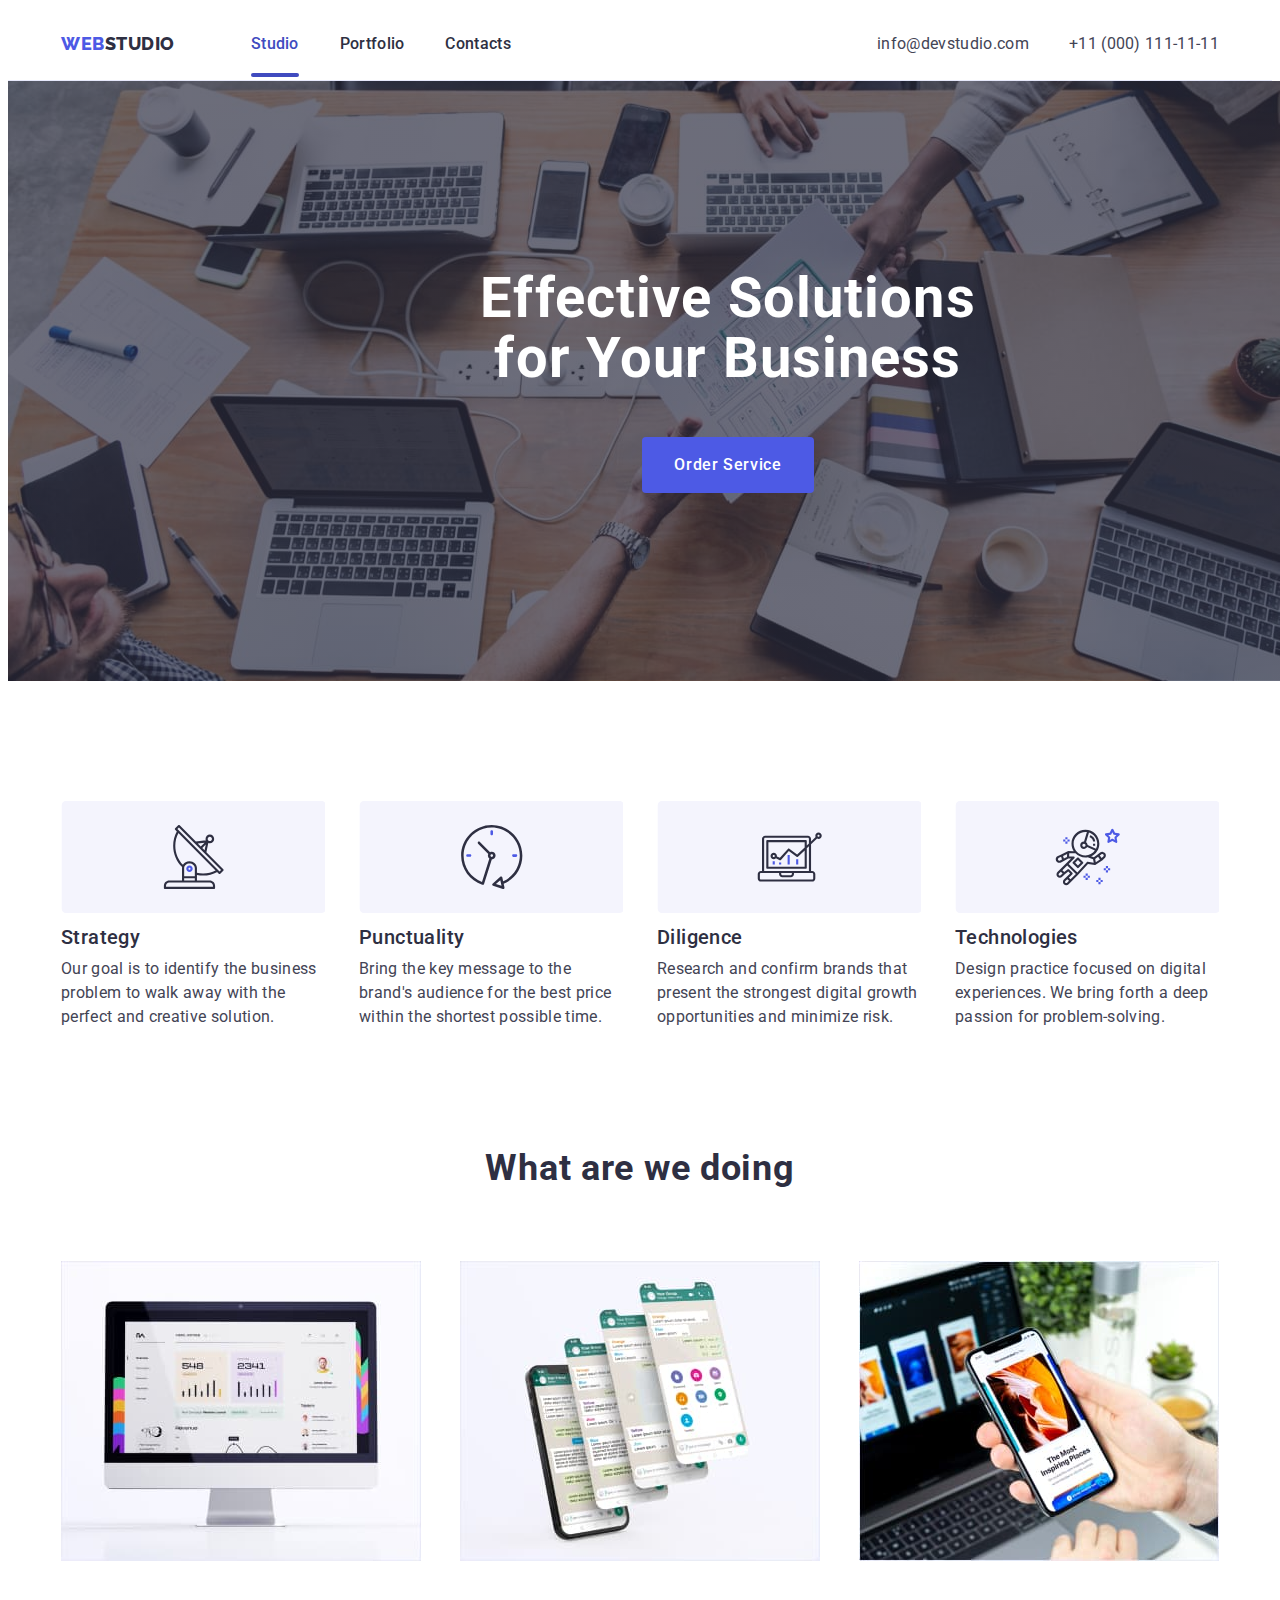
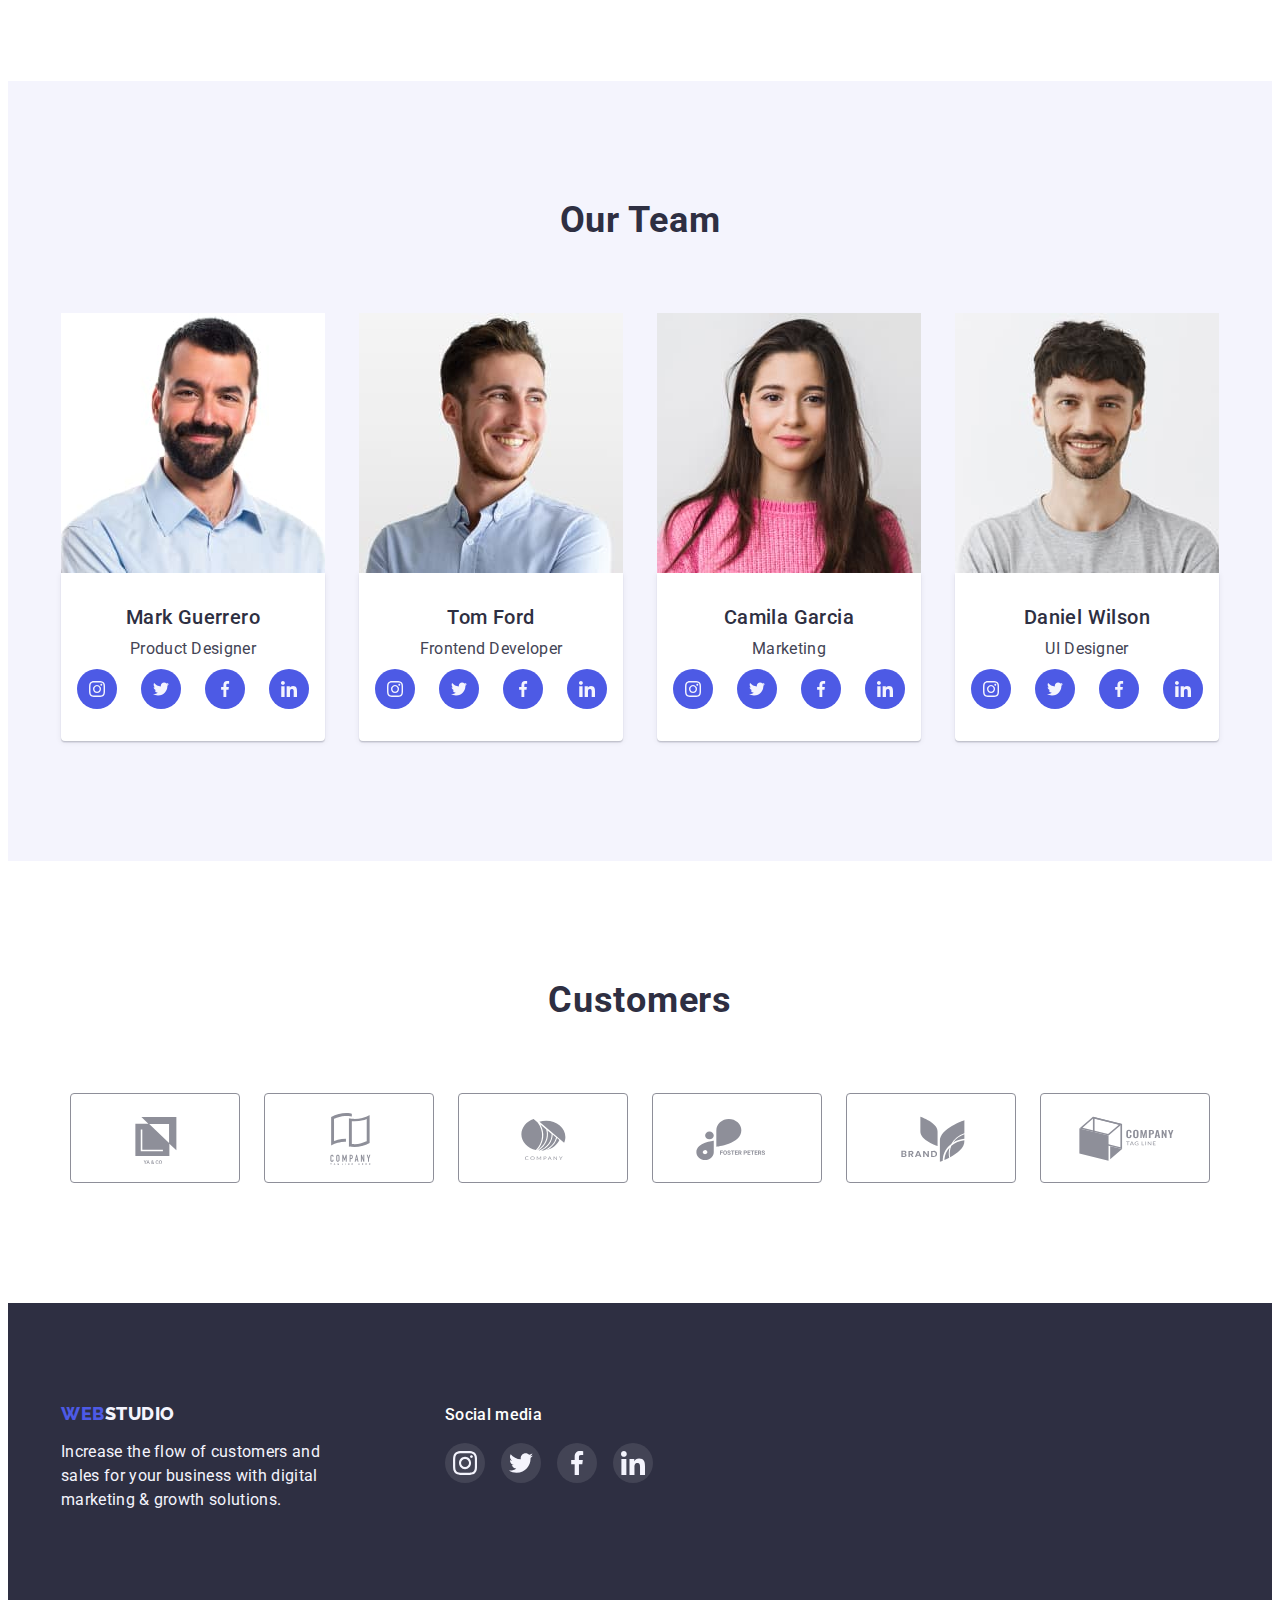
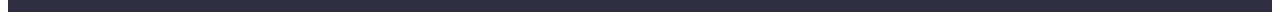
<file: index.html>
<!DOCTYPE html>
<html lang="en">
  <head>
    <meta charset="UTF-8" />
    <meta http-equiv="X-UA-Compatible" content="IE=edge" />
    <meta name="viewport" content="width=device-width, initial-scale=1.0" />
    <title>Webstudio</title>
    <link rel="preconnect" href="https://fonts.googleapis.com" />
    <link rel="preconnect" href="https://fonts.gstatic.com" crossorigin />
    <link
      href="https://fonts.googleapis.com/css2?family=Raleway:wght@800&family=Roboto:wght@400;500;700&display=swap"
      rel="stylesheet"
    />
    <link
      rel="stylesheet"
      href="https://cdnjs.cloudflare.com/ajax/libs/modern-normalize/1.1.0/modern-normalize.min.css"
      integrity="sha512-wpPYUAdjBVSE4KJnH1VR1HeZfpl1ub8YT/NKx4PuQ5NmX2tKuGu6U/JRp5y+Y8XG2tV+wKQpNHVUX03MfMFn9Q=="
      crossorigin="anonymous"
      referrerpolicy="no-referrer"
    />
    <link rel="stylesheet" href="./css/styles.css" />
  </head>
  <body>
    <!-- header -->
    <header class="header">
      <div class="container header-container">
        <nav class="nav-header">
          <a class="logo" href="./index.html" lang="en"
            ><span class="logo-part">Web</span>Studio</a
          >
          <ul class="header-list">
            <li class="header-item">
              <a class="header-item-link header-studio" href="">Studio</a>
            </li>
            <li class="header-item">
              <a class="header-item-link" href="./portfolio.html">Portfolio</a>
            </li>
            <li class="header-item">
              <a class="header-item-link" href="">Contacts</a>
            </li>
          </ul>
        </nav>
        <address class="addres">
          <ul class="addres-list">
            <li class="header-item-addres">
              <a
                class="header-item-link header-contacts"
                href="mailto:info@devstudio.com"
                >info@devstudio.com</a
              >
            </li>
            <li>
              <a
                class="header-item-link header-contacts"
                href="tel:+110001111111"
                >+11 (000) 111-11-11</a
              >
            </li>
          </ul>
        </address>
      </div>
    </header>
    <main>
      <!-- hero -->
      <section class="section hero">
        <div class="backdrop is-hidden" data-modal>
          <div class="modal is hidden">
            <a class="close-icon-cont" data-modal-close>
              <svg class="close-icon">
                <use href="./images/symbol-defs.svg#icon-modal-close"></use>
              </svg>
            </a>
          </div>
        </div>
        <div class="container hero-container">
          <h1 class="hero-title">Effective Solutions for Your Business</h1>
          <button class="hero-button" type="button" data-modal-open>
            Order Service
          </button>
        </div>
      </section>
      <!-- about us -->
      <section class="section about-us-section">
        <div class="container">
          <h2 class="visually-hidden">Our advantages</h2>
          <ul class="about-us-list">
            <li>
              <svg class="about-us-icon" width="264" height="112">
                <use href="./images/symbol-defs.svg#icon-icon1"></use>
              </svg>
              <h3 class="about-title">Strategy</h3>
              <p class="about-info">
                Our goal is to identify the business problem to walk away with
                the perfect and creative solution.
              </p>
            </li>
            <li>
              <svg class="about-us-icon" width="264" height="112">
                <use href="./images/symbol-defs.svg#icon-icon2"></use>
              </svg>
              <h3 class="about-title">Punctuality</h3>
              <p class="about-info">
                Bring the key message to the brand's audience for the best price
                within the shortest possible time.
              </p>
            </li>
            <li>
              <svg class="about-us-icon" width="264" height="112">
                <use href="./images/symbol-defs.svg#icon-icon3"></use>
              </svg>
              <h3 class="about-title">Diligence</h3>
              <p class="about-info">
                Research and confirm brands that present the strongest digital
                growth opportunities and minimize risk.
              </p>
            </li>
            <li>
              <svg class="about-us-icon" width="264" height="112">
                <use href="./images/symbol-defs.svg#icon-icon4"></use>
              </svg>
              <h3 class="about-title">Technologies</h3>
              <p class="about-info">
                Design practice focused on digital experiences. We bring forth a
                deep passion for problem-solving.
              </p>
            </li>
          </ul>
        </div>
      </section>
      <!-- info -->
      <section class="section info-section">
        <div class="container">
          <h2 class="secondary-title info-title">What are we doing</h2>
          <ul class="info-list">
            <li>
              <img src="./images/main1.jpg" alt="Monitor" width="360" />
            </li>
            <li>
              <img src="./images/main2.jpg" alt="Smartphone" width="360" />
            </li>
            <li>
              <img
                src="./images/main3.jpg"
                alt="Man with smartphone and laptop"
                width="360"
              />
            </li>
          </ul>
        </div>
      </section>
      <!-- team -->
      <section class="section our-team-section">
        <div class="container">
          <h2 class="secondary-title our-team-title">Our Team</h2>
          <ul class="team-list">
            <li>
              <div class="team-photo">
                <img
                  src="./images/main-team1.jpg"
                  alt="Bearded man"
                  width="264"
                />
              </div>
              <div class="team-descr">
                <h3 class="team-name">Mark Guerrero</h3>
                <p class="team-pos" lang="en">Product Designer</p>
                <ul class="team-media-list">
                  <li class="team-media-list-item">
                    <a
                      href=""
                      class="team-media-list-link"
                      aria-label="link for instagram"
                      rel="noopener noreferrer"
                      target="_blank"
                    >
                      <svg
                        class="team-media-list-icon"
                        width="16px"
                        height="16px"
                      >
                        <use
                          href="./images/symbol-defs.svg#icon-instagram"
                        ></use>
                      </svg>
                    </a>
                  </li>
                  <li class="team-media-list-item">
                    <a
                      href=""
                      class="team-media-list-link"
                      aria-label="link fo twitter"
                      rel="noopener noreferrer"
                      target="_blank"
                    >
                      <svg
                        class="team-media-list-icon"
                        width="16px"
                        height="16px"
                      >
                        <use href="./images/symbol-defs.svg#icon-twitter"></use>
                      </svg>
                    </a>
                  </li>
                  <li class="team-media-list-item">
                    <a
                      href=""
                      class="team-media-list-link"
                      aria-label="link for facebook"
                      rel="noopener noreferrer"
                      target="_blank"
                    >
                      <svg
                        class="team-media-list-icon"
                        width="16px"
                        height="16px"
                      >
                        <use
                          href="./images/symbol-defs.svg#icon-facebook"
                        ></use>
                      </svg>
                    </a>
                  </li>
                  <li class="team-media-list-item">
                    <a
                      href=""
                      class="team-media-list-link"
                      aria-label="link for linkedin"
                      rel="noopener noreferrer"
                      target="_blank"
                    >
                      <svg
                        class="team-media-list-icon"
                        width="16px"
                        height="16px"
                      >
                        <use
                          href="./images/symbol-defs.svg#icon-linkedin"
                        ></use>
                      </svg>
                    </a>
                  </li>
                </ul>
              </div>
            </li>
            <li>
              <div class="team-photo">
                <img
                  src="./images/main-team2.jpg"
                  alt="Man looking to his left"
                  width="264"
                />
              </div>
              <div class="team-descr">
                <h3 class="team-name">Tom Ford</h3>
                <p class="team-pos" lang="en">Frontend Developer</p>
                <ul class="team-media-list">
                  <li class="team-media-list-item">
                    <a
                      href=""
                      class="team-media-list-link"
                      aria-label="link for instagram"
                      rel="noopener noreferrer"
                      target="_blank"
                    >
                      <svg
                        class="team-media-list-icon"
                        width="16px"
                        height="16px"
                      >
                        <use
                          href="./images/symbol-defs.svg#icon-instagram"
                        ></use>
                      </svg>
                    </a>
                  </li>
                  <li class="team-media-list-item">
                    <a
                      href=""
                      class="team-media-list-link"
                      aria-label="link fo twitter"
                      rel="noopener noreferrer"
                      target="_blank"
                    >
                      <svg
                        class="team-media-list-icon"
                        width="16px"
                        height="16px"
                      >
                        <use href="./images/symbol-defs.svg#icon-twitter"></use>
                      </svg>
                    </a>
                  </li>
                  <li class="team-media-list-item">
                    <a
                      href=""
                      class="team-media-list-link"
                      aria-label="link for facebook"
                      rel="noopener noreferrer"
                      target="_blank"
                    >
                      <svg
                        class="team-media-list-icon"
                        width="16px"
                        height="16px"
                      >
                        <use
                          href="./images/symbol-defs.svg#icon-facebook"
                        ></use>
                      </svg>
                    </a>
                  </li>
                  <li class="team-media-list-item">
                    <a
                      href=""
                      class="team-media-list-link"
                      aria-label="link for linkedin"
                      rel="noopener noreferrer"
                      target="_blank"
                    >
                      <svg
                        class="team-media-list-icon"
                        width="16px"
                        height="16px"
                      >
                        <use
                          href="./images/symbol-defs.svg#icon-linkedin"
                        ></use>
                      </svg>
                    </a>
                  </li>
                </ul>
              </div>
            </li>
            <li>
              <div class="team-photo">
                <img
                  src="./images/main-team3.jpg"
                  alt="Young woman"
                  width="264"
                />
              </div>
              <div class="team-descr">
                <h3 class="team-name">Camila Garcia</h3>
                <p class="team-pos" lang="en">Marketing</p>
                <ul class="team-media-list">
                  <li class="team-media-list-item">
                    <a
                      href=""
                      class="team-media-list-link"
                      aria-label="link for instagram"
                      rel="noopener noreferrer"
                      target="_blank"
                    >
                      <svg
                        class="team-media-list-icon"
                        width="16px"
                        height="16px"
                      >
                        <use
                          href="./images/symbol-defs.svg#icon-instagram"
                        ></use>
                      </svg>
                    </a>
                  </li>
                  <li class="team-media-list-item">
                    <a
                      href=""
                      class="team-media-list-link"
                      aria-label="link fo twitter"
                      rel="noopener noreferrer"
                      target="_blank"
                    >
                      <svg
                        class="team-media-list-icon"
                        width="16px"
                        height="16px"
                      >
                        <use href="./images/symbol-defs.svg#icon-twitter"></use>
                      </svg>
                    </a>
                  </li>
                  <li class="team-media-list-item">
                    <a
                      href=""
                      class="team-media-list-link"
                      aria-label="link for facebook"
                      rel="noopener noreferrer"
                      target="_blank"
                    >
                      <svg
                        class="team-media-list-icon"
                        width="16px"
                        height="16px"
                      >
                        <use
                          href="./images/symbol-defs.svg#icon-facebook"
                        ></use>
                      </svg>
                    </a>
                  </li>
                  <li class="team-media-list-item">
                    <a
                      href=""
                      class="team-media-list-link"
                      aria-label="link for linkedin"
                      rel="noopener noreferrer"
                      target="_blank"
                    >
                      <svg
                        class="team-media-list-icon"
                        width="16px"
                        height="16px"
                      >
                        <use
                          href="./images/symbol-defs.svg#icon-linkedin"
                        ></use>
                      </svg>
                    </a>
                  </li>
                </ul>
              </div>
            </li>
            <li>
              <div class="team-photo">
                <img
                  src="./images/main-team4.jpg"
                  alt="Man with bristle"
                  width="264"
                />
              </div>
              <div class="team-descr">
                <h3 class="team-name">Daniel Wilson</h3>
                <p class="team-pos" lang="en">UI Designer</p>
                <ul class="team-media-list">
                  <li class="team-media-list-item">
                    <a
                      href=""
                      class="team-media-list-link"
                      aria-label="link for instagram"
                      rel="noopener noreferrer"
                      target="_blank"
                    >
                      <svg
                        class="team-media-list-icon"
                        width="16px"
                        height="16px"
                      >
                        <use
                          href="./images/symbol-defs.svg#icon-instagram"
                        ></use>
                      </svg>
                    </a>
                  </li>
                  <li class="team-media-list-item">
                    <a
                      href=""
                      class="team-media-list-link"
                      aria-label="link fo twitter"
                      rel="noopener noreferrer"
                      target="_blank"
                    >
                      <svg
                        class="team-media-list-icon"
                        width="16px"
                        height="16px"
                      >
                        <use href="./images/symbol-defs.svg#icon-twitter"></use>
                      </svg>
                    </a>
                  </li>
                  <li class="team-media-list-item">
                    <a
                      href=""
                      class="team-media-list-link"
                      aria-label="link for facebook"
                      rel="noopener noreferrer"
                      target="_blank"
                    >
                      <svg
                        class="team-media-list-icon"
                        width="16px"
                        height="16px"
                      >
                        <use
                          href="./images/symbol-defs.svg#icon-facebook"
                        ></use>
                      </svg>
                    </a>
                  </li>
                  <li class="team-media-list-item">
                    <a
                      href=""
                      class="team-media-list-link"
                      aria-label="link for linkedin"
                      rel="noopener noreferrer"
                      target="_blank"
                    >
                      <svg
                        class="team-media-list-icon"
                        width="16px"
                        height="16px"
                      >
                        <use
                          href="./images/symbol-defs.svg#icon-linkedin"
                        ></use>
                      </svg>
                    </a>
                  </li>
                </ul>
              </div>
            </li>
          </ul>
        </div>
      </section>
      <!-- customers -->
      <section class="section customers">
        <div class="container">
          <h2 class="customers-title secondary-title">Customers</h2>
          <ul class="customers-list">
            <li class="customers-list-item">
              <a
                href=""
                class="customers-list-link"
                aria-label="link for the first company"
                rel="noopener noreferrer"
                target="_blank"
              >
                <svg class="customers-list-icon" width="104" height="56">
                  <use href="./images/symbol-defs.svg#icon-logo1"></use>
                </svg>
              </a>
            </li>
            <li class="customers-list-item">
              <a
                href=""
                class="customers-list-link"
                aria-label="link for the second company"
                rel="noopener noreferrer"
                target="_blank"
              >
                <svg class="customers-list-icon" width="104" height="56">
                  <use href="./images/symbol-defs.svg#icon-logo2"></use>
                </svg>
              </a>
            </li>
            <li class="customers-list-item">
              <a
                href=""
                class="customers-list-link"
                aria-label="link for the third company"
                rel="noopener noreferrer"
                target="_blank"
              >
                <svg class="customers-list-icon" width="104" height="56">
                  <use href="./images/symbol-defs.svg#icon-logo3"></use>
                </svg>
              </a>
            </li>
            <li class="customers-list-item">
              <a
                href=""
                class="customers-list-link"
                aria-label="link for the forth company"
                rel="noopener noreferrer"
                target="_blank"
              >
                <svg class="customers-list-icon" width="104" height="56">
                  <use href="./images/symbol-defs.svg#icon-logo4"></use>
                </svg>
              </a>
            </li>
            <li class="customers-list-item">
              <a
                href=""
                class="customers-list-link"
                aria-label="link for the fifth company"
                rel="noopener noreferrer"
                target="_blank"
              >
                <svg class="customers-list-icon" width="104" height="56">
                  <use href="./images/symbol-defs.svg#icon-logo5"></use>
                </svg>
              </a>
            </li>
            <li class="customers-list-item">
              <a
                href=""
                class="customers-list-link"
                aria-label="link for the sixth company"
                rel="noopener noreferrer"
                target="_blank"
              >
                <svg class="customers-list-icon" width="104" height="56">
                  <use href="./images/symbol-defs.svg#icon-logo6"></use>
                </svg>
              </a>
            </li>
          </ul>
        </div>
      </section>
    </main>
    <!-- footer -->
    <footer class="footer">
      <div class="footer-container container">
        <div class="footer-left">
          <a class="footer-logo logo" href="./index.html"
            ><span class="logo-part">Web</span>Studio</a
          >
          <p class="footer-text">
            Increase the flow of customers and sales for your business with
            digital marketing & growth solutions.
          </p>
        </div>
        <div>
          <p class="footer-social">Social media</p>
          <ul class="footer-social-list">
            <li class="footer-social-list-item">
              <a href="" class="footer-social-list-link">
                <svg class="footer-list-icon" width="24px" height="24px">
                  <use href="./images/symbol-defs.svg#icon-instagram"></use>
                </svg>
              </a>
            </li>
            <li class="footer-social-list-item">
              <a href="" class="footer-social-list-link">
                <svg class="footer-list-icon" width="24px" height="24px">
                  <use href="./images/symbol-defs.svg#icon-twitter"></use>
                </svg>
              </a>
            </li>
            <li class="footer-social-list-item">
              <a href="" class="footer-social-list-link">
                <svg class="footer-list-icon" width="24px" height="24px">
                  <use href="./images/symbol-defs.svg#icon-facebook"></use>
                </svg>
              </a>
            </li>
            <li class="footer-social-list-item">
              <a href="" class="footer-social-list-link">
                <svg class="footer-list-icon" width="24px" height="24px">
                  <use href="./images/symbol-defs.svg#icon-linkedin"></use>
                </svg>
              </a>
            </li>
          </ul>
        </div>
      </div>
    </footer>
    <script src="./js/modal.js"></script>
  </body>
</html>
</file>
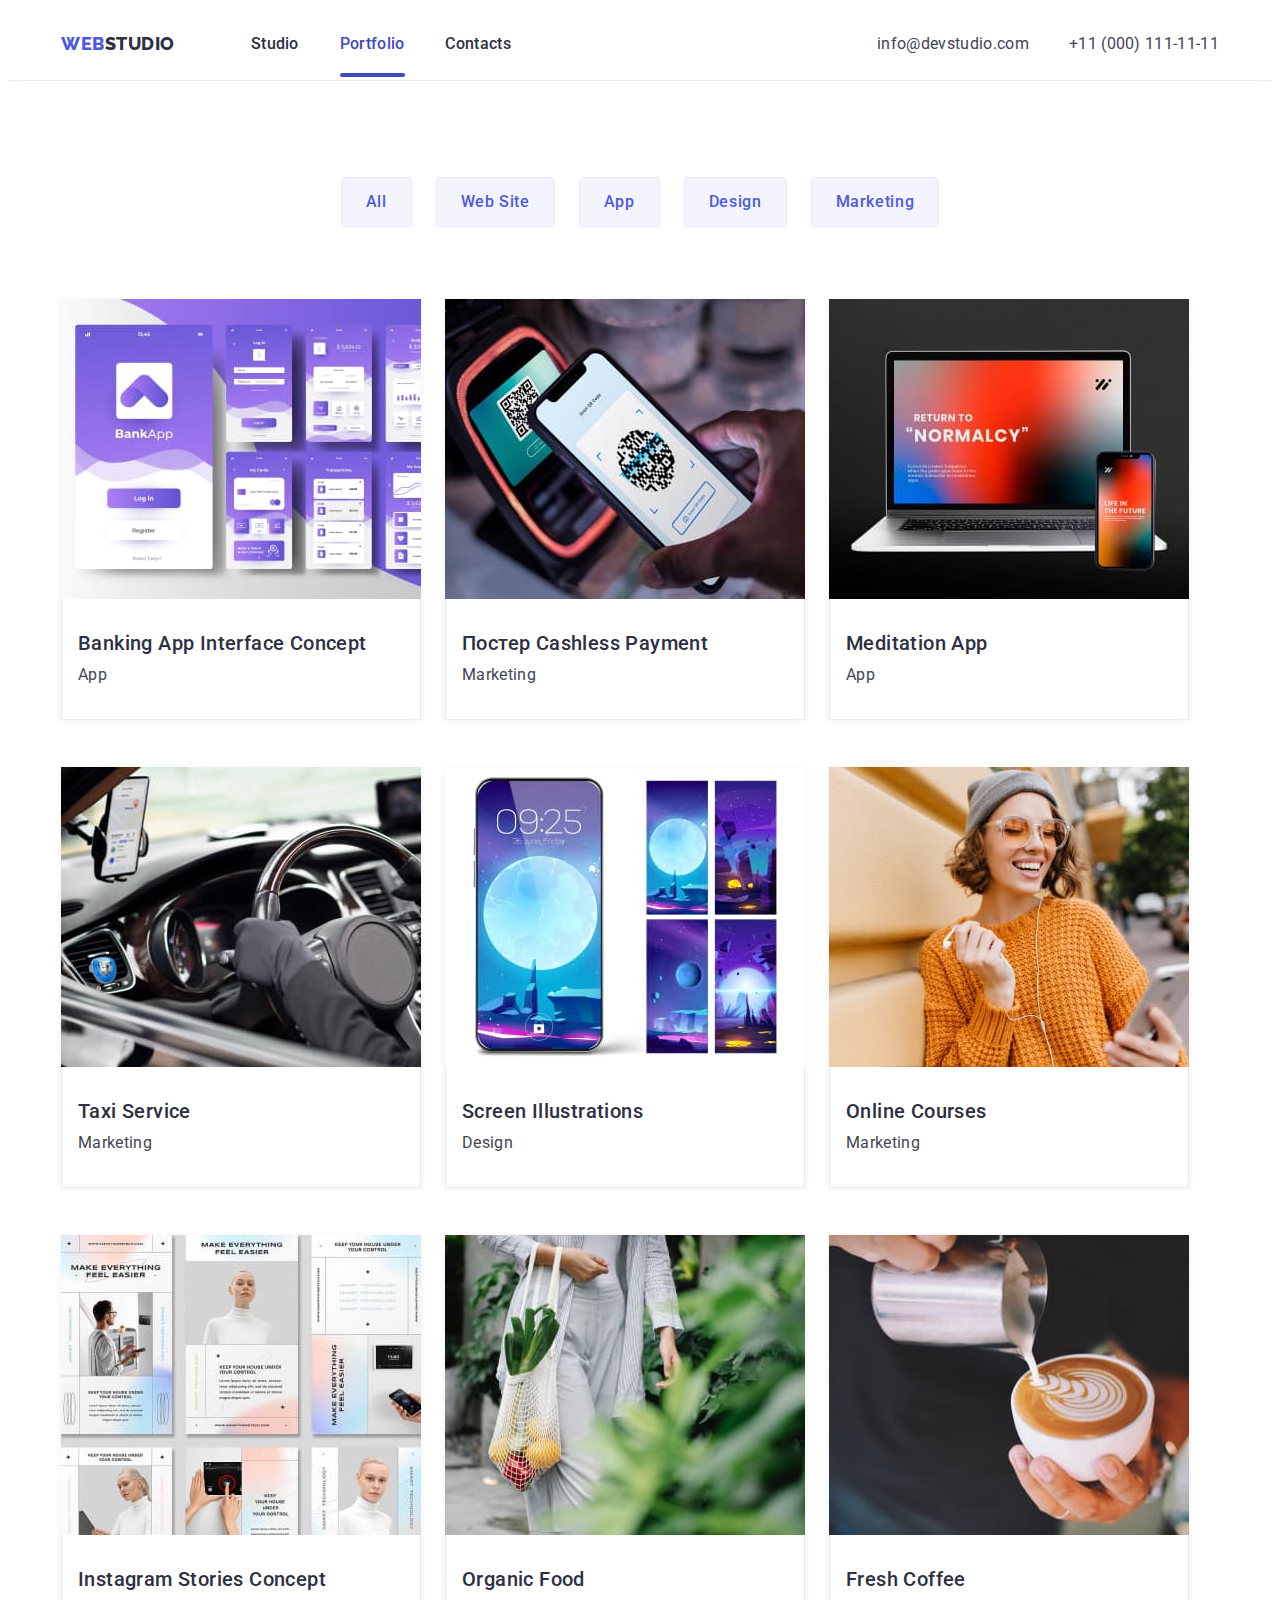
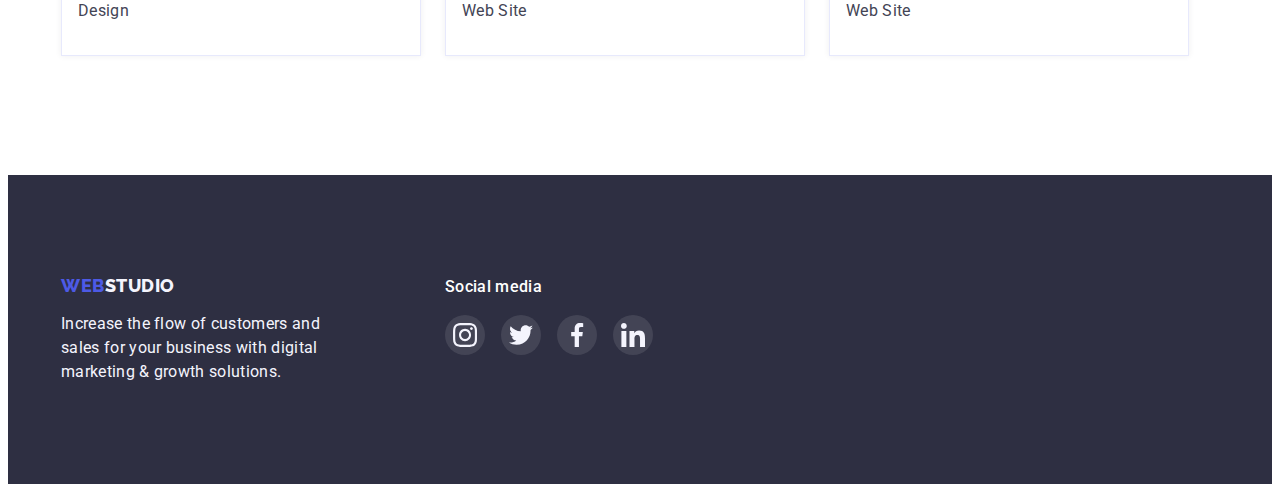
<file: portfolio.html>
<!DOCTYPE html>
<html lang="en">
  <head>
    <meta charset="UTF-8" />
    <meta http-equiv="X-UA-Compatible" content="IE=edge" />
    <meta name="viewport" content="width=device-width, initial-scale=1.0" />
    <title>Portfolio</title>
    <link rel="preconnect" href="https://fonts.googleapis.com" />
    <link rel="preconnect" href="https://fonts.gstatic.com" crossorigin />
    <link
      href="https://fonts.googleapis.com/css2?family=Raleway:wght@800&family=Roboto:wght@400;500;700&display=swap"
      rel="stylesheet"
    />
    <link
      rel="stylesheet"
      href="https://cdnjs.cloudflare.com/ajax/libs/modern-normalize/1.1.0/modern-normalize.min.css"
      integrity="sha512-wpPYUAdjBVSE4KJnH1VR1HeZfpl1ub8YT/NKx4PuQ5NmX2tKuGu6U/JRp5y+Y8XG2tV+wKQpNHVUX03MfMFn9Q=="
      crossorigin="anonymous"
      referrerpolicy="no-referrer"
    />
    <link rel="stylesheet" href="./css/portfolio.css" />
  </head>
  <body>
    <!-- header -->
    <header>
      <div class="container header-container">
        <nav class="nav-header">
          <a class="logo" href="./index.html" lang="en"
            ><span class="logo-part">Web</span>Studio</a
          >
          <ul class="header-list">
            <li class="header-item">
              <a class="header-item-link" href="./index.html">Studio</a>
            </li>
            <li class="header-item">
              <a
                class="header-item-link header-portfolio"
                href="./portfolio.html"
                >Portfolio</a
              >
            </li>
            <li class="header-item">
              <a class="header-item-link" href="">Contacts</a>
            </li>
          </ul>
        </nav>
        <address class="addres">
          <ul class="addres-list">
            <li class="header-item-addres">
              <a
                class="header-item-link header-contacts"
                href="mailto:info@devstudio.com"
                >info@devstudio.com</a
              >
            </li>
            <li>
              <a
                class="header-item-link header-contacts"
                href="tel:+110001111111"
                >+11 (000) 111-11-11</a
              >
            </li>
          </ul>
        </address>
      </div>
    </header>
    <!-- Main -->
    <main>
      <section class="section section-work">
        <div class="container">
          <h1 class="visually-hidden">Work Examples</h1>
          <ul class="work-list">
            <li class="work-list-item">
              <button class="button" type="button">All</button>
            </li>
            <li class="work-list-item">
              <button class="button" type="button">Web Site</button>
            </li>
            <li class="work-list-item">
              <button class="button" type="button">App</button>
            </li>
            <li class="work-list-item">
              <button class="button" type="button">Design</button>
            </li>
            <li class="work-list-item">
              <button class="button" type="button">Marketing</button>
            </li>
          </ul>
          <ul class="work-list-examples">
            <li class="work-list-example-item">
              <a href="" class="example-link">
                <div class="examples-box">
                  <img
                    src="./images/portfolio1.jpg"
                    alt="App design"
                    width="360"
                  />
                  <div class="overlay">
                    <p class="overlay-text">
                      14 Stylish and User-Friendly App Design Concepts · Task
                      Manager App · Calorie Tracker App · Exotic Fruit Ecommerce
                      App · Cloud Storage App
                    </p>
                  </div>
                </div>
                <div href="" class="examples-info">
                  <h2 class="secondary-title">Banking App Interface Concept</h2>
                  <p class="examples-expl">App</p>
                </div>
              </a>
            </li>
            <li class="work-list-example-item">
              <a href="" class="example-link">
                <div class="examples-box">
                  <img
                    src="./images/portfolio2.jpg"
                    alt="App design"
                    width="360"
                  />
                  <div class="overlay">
                    <p class="overlay-text">
                      14 Stylish and User-Friendly App Design Concepts · Task
                      Manager App · Calorie Tracker App · Exotic Fruit Ecommerce
                      App · Cloud Storage App
                    </p>
                  </div>
                </div>
                <div href class="examples-info">
                  <h2 class="secondary-title">
                    Постер <span lang="en">Cashless Payment</span>
                  </h2>
                  <p class="examples-expl">Marketing</p>
                </div>
              </a>
            </li>
            <li class="work-list-example-item">
              <a href="" class="example-link">
                <div class="examples-box">
                  <img
                    src="./images/portfolio3.jpg"
                    alt="App design"
                    width="360"
                  />
                  <div class="overlay">
                    <p class="overlay-text">
                      14 Stylish and User-Friendly App Design Concepts · Task
                      Manager App · Calorie Tracker App · Exotic Fruit Ecommerce
                      App · Cloud Storage App
                    </p>
                  </div>
                </div>
                <div class="examples-info">
                  <h2 class="secondary-title">Meditation App</h2>
                  <p class="examples-expl">App</p>
                </div>
              </a>
            </li>
            <li class="work-list-example-item">
              <a href="" class="example-link">
                <div class="examples-box">
                  <img
                    src="./images/portfolio4.jpg"
                    alt="App design"
                    width="360"
                  />
                  <div class="overlay">
                    <p class="overlay-text">
                      14 Stylish and User-Friendly App Design Concepts · Task
                      Manager App · Calorie Tracker App · Exotic Fruit Ecommerce
                      App · Cloud Storage App
                    </p>
                  </div>
                </div>
                <div class="examples-info">
                  <h2 class="secondary-title">Taxi Service</h2>
                  <p class="examples-expl">Marketing</p>
                </div>
              </a>
            </li>
            <li class="work-list-example-item">
              <a href="" class="example-link">
                <div class="examples-box">
                  <img
                    src="./images/portfolio5.jpg"
                    alt="App design"
                    width="360"
                  />
                  <div class="overlay">
                    <p class="overlay-text">
                      14 Stylish and User-Friendly App Design Concepts · Task
                      Manager App · Calorie Tracker App · Exotic Fruit Ecommerce
                      App · Cloud Storage App
                    </p>
                  </div>
                </div>
                <div class="examples-info">
                  <h2 class="secondary-title">Screen Illustrations</h2>
                  <p class="examples-expl">Design</p>
                </div>
              </a>
            </li>
            <li class="work-list-example-item">
              <a href="" class="example-link">
                <div class="examples-box">
                  <img
                    src="./images/portfolio6.jpg"
                    alt="App design"
                    width="360"
                  />
                  <div class="overlay">
                    <p class="overlay-text">
                      14 Stylish and User-Friendly App Design Concepts · Task
                      Manager App · Calorie Tracker App · Exotic Fruit Ecommerce
                      App · Cloud Storage App
                    </p>
                  </div>
                </div>
                <div class="examples-info">
                  <h2 class="secondary-title" lang="en">Online Courses</h2>
                  <p class="examples-expl">Marketing</p>
                </div>
              </a>
            </li>
            <li class="work-list-example-item">
              <a href="" class="example-link">
                <div class="examples-box">
                  <img
                    src="./images/portfolio7.jpg"
                    alt="App design"
                    width="360"
                  />
                  <div class="overlay">
                    <p class="overlay-text">
                      14 Stylish and User-Friendly App Design Concepts · Task
                      Manager App · Calorie Tracker App · Exotic Fruit Ecommerce
                      App · Cloud Storage App
                    </p>
                  </div>
                </div>
                <div class="examples-info">
                  <h2 class="secondary-title">Instagram Stories Concept</h2>
                  <p class="examples-expl">Design</p>
                </div>
              </a>
            </li>
            <li class="work-list-example-item">
              <a href="" class="example-link">
                <div class="examples-box">
                  <img
                    src="./images/portfolio8.jpg"
                    alt="App design"
                    width="360"
                  />
                  <div class="overlay">
                    <p class="overlay-text">
                      14 Stylish and User-Friendly App Design Concepts · Task
                      Manager App · Calorie Tracker App · Exotic Fruit Ecommerce
                      App · Cloud Storage App
                    </p>
                  </div>
                </div>
                <div class="examples-info">
                  <h2 class="secondary-title">Organic Food</h2>
                  <p class="examples-expl">Web Site</p>
                </div>
              </a>
            </li>
            <li class="work-list-example-item">
              <a href="" class="example-link">
                <div class="examples-box">
                  <img
                    src="./images/portfolio9.jpg"
                    alt="App design"
                    width="360"
                  />
                  <div class="overlay">
                    <p class="overlay-text">
                      14 Stylish and User-Friendly App Design Concepts · Task
                      Manager App · Calorie Tracker App · Exotic Fruit Ecommerce
                      App · Cloud Storage App
                    </p>
                  </div>
                </div>
                <div class="examples-info">
                  <h2 class="secondary-title">Fresh Coffee</h2>
                  <p class="examples-expl">Web Site</p>
                </div>
              </a>
            </li>
          </ul>
        </div>
      </section>
    </main>
    <!-- footer -->
    <footer class="footer">
      <div class="footer-container container">
        <div class="footer-left">
          <a class="footer-logo logo" href="./index.html"
            ><span class="logo-part">Web</span>Studio</a
          >
          <p class="footer-text">
            Increase the flow of customers and sales for your business with
            digital marketing & growth solutions.
          </p>
        </div>
        <div>
          <p class="footer-social">Social media</p>
          <ul class="footer-social-list">
            <li class="footer-social-list-item">
              <a href="" class="footer-social-list-link">
                <svg class="footer-list-icon" width="24px" height="24px">
                  <use href="./images/symbol-defs.svg#icon-instagram"></use>
                </svg>
              </a>
            </li>
            <li class="footer-social-list-item">
              <a href="" class="footer-social-list-link">
                <svg class="footer-list-icon" width="24px" height="24px">
                  <use href="./images/symbol-defs.svg#icon-twitter"></use>
                </svg>
              </a>
            </li>
            <li class="footer-social-list-item">
              <a href="" class="footer-social-list-link">
                <svg class="footer-list-icon" width="24px" height="24px">
                  <use href="./images/symbol-defs.svg#icon-facebook"></use>
                </svg>
              </a>
            </li>
            <li class="footer-social-list-item">
              <a href="" class="footer-social-list-link">
                <svg class="footer-list-icon" width="24px" height="24px">
                  <use href="./images/symbol-defs.svg#icon-linkedin"></use>
                </svg>
              </a>
            </li>
          </ul>
        </div>
      </div>
    </footer>
  </body>
</html>
</file>
<file: css/styles.css>
:root {
  --main-font: "Roboto", sans-serif;
  --secondary-font: "Raleway", sans-serif;
  --main-color: #434455;
  --secondary-color: #2e2f42;
  --accent-color: #404bbf;
  --third-color: #ffffff;
  --brand-color: #4d5ae5;
  --contacts-color-secondary: #f4f4fd;
  --background-section-color: #2e2f42;
  --header-background: #e7e9fc;
  --customers-color: #8e8f99;
}
ul,
ol {
  list-style: none;
  margin: 0;
  padding: 0;
}
p,
h1,
h2,
h3,
h4,
h5,
h6 {
  margin: 0;
}
button {
  font: inherit;
  padding: 0;
  border: none;
  background-color: transparent;
}
a {
  text-decoration: none;
  color: inherit;
  font-style: inherit;
}
img {
  display: block;
  max-width: 100%;
  height: auto;
}
address {
  font-style: inherit;
}
/* base */

body {
  font-family: var(--main-font);
  color: var(--main-color);
}

.visually-hidden {
  position: absolute;
  white-space: nowrap;
  width: 1px;
  height: 1px;
  overflow: hidden;
  border: 0;
  padding: 0;
  clip: rect(0 0 0 0);
  clip-path: inset(50%);
  margin: -1px;
}

.secondary-title {
  font-weight: 700;
  font-size: 36px;
  line-height: 1.11;
  text-align: center;
  letter-spacing: 0.02em;
  color: var(--secondary-color);
}
.container {
  width: 1158px;
  margin: 0 auto;
  padding: 0 15px;
}
.section {
  margin: 0 auto;
}

h3 {
  margin-bottom: 8px;
}

/* header */

.header-container {
  display: flex;
  align-items: center;
}

.nav-header {
  display: flex;
}
.header-list {
  display: flex;
  min-width: 260px;
  justify-content: space-between;
}
.addres-list {
  display: flex;
}
address {
  margin-left: auto;
}

.logo {
  font-family: var(--secondary-font);
  font-weight: 800;
  font-size: 18px;
  line-height: 1.17;
  display: flex;
  align-items: center;
  letter-spacing: 0.03em;
  text-transform: uppercase;
  color: var(--secondary-color);
  margin-right: 76px;
}
.logo-part {
  color: var(--brand-color);
}

.header-item-addres {
  margin-right: 40px;
}

.header-item-link {
  position: relative;
  font-weight: 500;
  font-size: 16px;
  line-height: 1.5;
  letter-spacing: 0.02em;
  padding: 24px 0;
  color: var(--secondary-color);
  transition: color 250ms cubic-bezier(0.4, 0, 0.2, 1);
}

.header-studio {
  color: var(--accent-color);
}

.header-studio::after {
  content: "";
  position: absolute;
  bottom: 0;
  left: 0;
  display: block;
  width: 100%;
  height: 4px;
  border-radius: 2px;
  background-color: var(--accent-color);
}

.header-contacts {
  font-weight: 400;
  font-size: 16px;
  line-height: 1.5;
  letter-spacing: 0.02em;
  color: var(--main-color);
}

.header-item-link:hover,
.header-item-link:focus {
  color: var(--accent-color);
}

.header {
  padding: 24px 0;
  background-color: var(--third-color);
  border-bottom: 1px solid var(--header-background);
}

/* hero */

.backdrop {
  position: fixed;
  top: 0;
  left: 0;
  width: 100%;
  height: 100%;
  background-color: rgba(46, 47, 66, 0.4);
  opacity: 1;
  transition: opacity 250ms cubic-bezier(0.4, 0, 0.2, 1);
}

.backdrop.is-hidden {
  opacity: 0;
  pointer-events: none;
}

.backdrop.is-hidden .modal {
  transform: translate(-50%, -50%) scale(0.7);
}

.modal {
  position: absolute;
  top: 50%;
  left: 50%;
  transform: translate(-50%, -50%) scale(1);
  min-width: 408px;
  min-height: 576px;
  background-color: #fcfcfc;
  box-shadow: 0px 1px 1px rgba(0, 0, 0, 0.14), 0px 1px 3px rgba(0, 0, 0, 0.12),
    0px 2px 1px rgba(0, 0, 0, 0.2);
  border-radius: 4px;
  transition: transform 250ms cubic-bezier(0.4, 0, 0.2, 1);
}

.close-icon-cont {
  position: absolute;
  top: 24px;
  right: 24px;
  width: 24px;
  height: 24px;
  border: 1px solid rgba(0, 0, 0, 0.1);
  border-radius: 50%;
  background-color: #0000001a;
}

.close-icon-cont:hover,
.close-icon-cont:focus {
  background: #404bbf;
}
.close-icon-cont:focus,
.close-icon-cont:hover .close-icon {
  fill: #ffffff;
}

.close-icon {
  position: absolute;
  top: 50%;
  left: 50%;
  transform: translate(-50%, -50%);
  width: 8px;
  height: 8px;
  fill: #2e2f42;
}

.hero {
  padding-top: 188px;
  padding-bottom: 188px;
  background-image: linear-gradient(
      rgba(46, 47, 66, 0.7),
      rgba(46, 47, 66, 0.7)
    ),
    url(../images/hero-image.jpg);
  background-size: cover;
  background-repeat: no-repeat;
  background-position: center;
  width: 1440px;
}

.hero-title {
  font-weight: 700;
  font-size: 56px;
  line-height: 1.07;
  text-align: center;
  letter-spacing: 0.02em;
  margin: 0 auto 48px;
  max-width: 496px;
  color: var(--third-color);
}

.hero-button {
  display: block;
  font-weight: 500;
  font-size: 16px;
  line-height: 1.5;
  text-align: center;
  letter-spacing: 0.04em;
  cursor: pointer;
  border: none;
  border-radius: 4px;
  padding: 16px 32px;
  min-width: 170px;
  margin-left: auto;
  margin-right: auto;
  transition: color 250ms cubic-bezier(0.4, 0, 0.2, 1),
    background-color 250ms cubic-bezier(0.4, 0, 0.2, 1);
  color: var(--third-color);
  background-color: var(--brand-color);
}

.hero-button:hover,
.hero-button:focus {
  background-color: var(--accent-color);
}

/* about us */

.about-title {
  font-weight: 500;
  font-size: 20px;
  line-height: 1.2;
  letter-spacing: 0.02em;
  color: var(--secondary-color);
  margin-top: 8px;
}
.about-info {
  font-weight: 400;
  font-size: 16px;
  line-height: 1.5;
  letter-spacing: 0.02em;
  max-width: 264px;
}

.about-us-list {
  display: flex;
  gap: 24px;
  justify-content: space-between;
}

.about-us-section {
  padding: 120px 0;
}

/* info */
.info-title {
  margin-bottom: 72px;
}
.info-section {
  padding-bottom: 120px;
}
.info-list {
  display: flex;
  gap: 24px;
  justify-content: space-between;
}
/* team */

.team-name {
  font-weight: 500;
  font-size: 20px;
  line-height: 1.2;
  text-align: center;
  letter-spacing: 0.02em;
  color: var(--secondary-color);
}
.team-pos {
  font-weight: 400;
  font-size: 16px;
  line-height: 1.5;
  text-align: center;
  letter-spacing: 0.02em;
}
.our-team-section {
  padding: 120px 0;
  background-color: var(--contacts-color-secondary);
}
.our-team-title {
  margin-bottom: 72px;
}
.team-photo {
  margin-bottom: 0;
}
.team-descr {
  background: #ffffff;
  box-shadow: 0px 1px 6px rgba(46, 47, 66, 0.08),
    0px 1px 1px rgba(46, 47, 66, 0.16), 0px 2px 1px rgba(46, 47, 66, 0.08);
  border-radius: 0px 0px 4px 4px;
  padding: 32px 16px;
  max-width: 264px;
}
.team-list {
  display: flex;
  justify-content: space-between;
  gap: 24px;
}
.team-media-list {
  display: flex;
  justify-content: center;
  align-items: center;
  gap: 24px;
  margin-top: 8px;
}
.team-media-list-link {
  background-color: var(--brand-color);
  border-radius: 50%;
  width: 40px;
  height: 40px;
  display: flex;
  align-items: center;
  justify-content: center;
  transition: background-color 250ms cubic-bezier(0.4, 0, 0.2, 1);
}

.team-media-list-link:hover,
.team-media-list-link:focus {
  background-color: var(--accent-color);
}

.team-media-list-icon {
  fill: var(--contacts-color-secondary);
}

/* customers */

.customers {
  padding: 120px 0;
}
.customers-title {
  margin-bottom: 72px;
}
.customers-list {
  display: flex;
  justify-content: center;
  gap: 24px;
}
.customers-list-link {
  display: flex;
  align-items: center;
  justify-content: center;
  width: 168px;
  height: 88px;
  border: 1px solid var(--customers-color);
  border-radius: 4px;
  color: var(--customers-color);
  transition: color 250ms cubic-bezier(0.4, 0, 0.2, 1),
    border 250ms cubic-bezier(0.4, 0, 0.2, 1);
}
.customers-list-icon {
  fill: currentColor;
}
.customers-list-link:hover,
.customers-list-link:focus {
  color: var(--accent-color);
  border: 1px solid var(--accent-color);
}

/* footer */
.footer-text {
  font-weight: 400;
  font-size: 16px;
  line-height: 1.5;
  letter-spacing: 0.02em;
  color: var(--contacts-color-secondary);
  max-width: 264px;
}
.footer {
  background: var(--background-section-color);
  padding: 100px 0;
}

.footer-logo {
  color: var(--contacts-color-secondary);
  margin-bottom: 16px;
}
.footer-social {
  font-weight: 500;
  font-size: 16px;
  line-height: 1.5;
  letter-spacing: 0.02em;
  color: var(--third-color);
  margin-bottom: 16px;
}
.footer-container {
  display: flex;
  align-items: flex-start;
}
.footer-left {
  margin-right: 120px;
}
.footer-social-list {
  display: flex;
  gap: 16px;
}
.footer-social-list-link {
  display: flex;
  justify-content: center;
  align-items: center;
  width: 40px;
  height: 40px;
  border-radius: 50%;
  background-color: rgba(255, 255, 255, 0.1);
  transition: background-color 250ms cubic-bezier(0.4, 0, 0.2, 1);
}
.footer-social-list-link:hover,
.footer-social-list-link:focus {
  background-color: #31d0aa;
}
.footer-list-icon {
  fill: var(--contacts-color-secondary);
}
</file>
<file: css/portfolio.css>
:root {
  --main-font: "Roboto", sans-serif;
  --secondary-font: "Raleway", sans-serif;
  --main-color: #2e2f42;
  --secondary-color: #434455;
  --third-color: #ffffff;
  --contacts-color-secondary: #f4f4fd;
  --accent-color: #404bbf;
  --brand-color: #4d5ae5;
  --background-main: #f4f4fd;
  --background-secondary: #2e2f42;
  --border-color: #e7e9fc;
}
ul,
ol {
  list-style: none;
  margin: 0;
  padding: 0;
}
p,
h1,
h2,
h3,
h4,
h5,
h6 {
  margin: 0;
}
button {
  font: inherit;
  padding: 0;
  border: none;
  background-color: transparent;
}
a {
  text-decoration: none;
  color: inherit;
  font-style: inherit;
}
img {
  display: block;
  max-width: 100%;
  height: auto;
}
address {
  font-style: inherit;
}

/* base */

body {
  font-family: var(--main-font);
  color: var(--main-color);
}

.visually-hidden {
  position: absolute;
  white-space: nowrap;
  width: 1px;
  height: 1px;
  overflow: hidden;
  border: 0;
  padding: 0;
  clip: rect(0 0 0 0);
  clip-path: inset(50%);
  margin: -1px;
}

.secondary-title {
  font-weight: 500;
  font-size: 20px;
  line-height: 1.2;
  letter-spacing: 0.02em;
  color: var(--main-color);
  margin-bottom: 8px;
}
.container {
  width: 1158px;
  margin: 0 auto;
  padding: 0 15px;
}
.section {
  margin: 0 auto;
}

/* header */
.header-container {
  display: flex;
  align-items: center;
}

.nav-header {
  display: flex;
}
.header-list {
  display: flex;
  min-width: 260px;
  justify-content: space-between;
}
.addres-list {
  display: flex;
}
address {
  margin-left: auto;
}

header {
  background-color: var(--third-color);
  padding: 24px 0;
  border-bottom: 1px solid var(--border-color);
}

.logo {
  font-family: var(--secondary-font);
  font-weight: 800;
  font-size: 18px;
  line-height: 1.17;
  display: flex;
  align-items: center;
  letter-spacing: 0.03em;
  text-transform: uppercase;
  color: var(--main-color);
  margin-right: 76px;
}
.logo-part {
  color: var(--brand-color);
}
.header-item-addres {
  margin-right: 40px;
}
.header-item-link {
  position: relative;
  font-weight: 500;
  font-size: 16px;
  line-height: 1.5;
  letter-spacing: 0.02em;
  padding-top: 24px;
  padding-bottom: 24px;
  color: var(--main-color);
  transition: color 250ms cubic-bezier(0.4, 0, 0.2, 1);
}

.header-portfolio {
  color: var(--accent-color);
}

.header-portfolio::after {
  content: "";
  position: absolute;
  bottom: 0;
  left: 0;
  display: block;
  width: 100%;
  height: 4px;
  border-radius: 2px;
  background-color: var(--accent-color);
}

.header-contacts {
  font-weight: 400;
  font-size: 16px;
  line-height: 1.5;
  letter-spacing: 0.02em;
  color: var(--secondary-color);
}

.header-item-link:hover,
.header-item-link:focus {
  color: var(--accent-color);
}

/* work examples */
.section-work {
  padding-top: 96px;
  padding-bottom: 120px;
}

.button {
  display: block;
  font-weight: 500;
  font-size: 16px;
  line-height: 1.5;
  text-align: center;
  border: 1px solid var(--border-color);
  border-radius: 4px;
  letter-spacing: 0.04em;
  color: var(--brand-color);
  background: var(--background-main);
  padding: 12px 24px;
  transition: color 250ms cubic-bezier(0.4, 0, 0.2, 1),
    background-color 250ms cubic-bezier(0.4, 0, 0.2, 1);
}

.button:hover,
.button:focus {
  color: var(--third-color);
  background: var(--accent-color);
  cursor: pointer;
}
.work-list {
  margin-bottom: 72px;
  display: flex;
  justify-content: center;
}

.work-list-item:nth-child(-n + 4) {
  margin-right: 24px;
}

.work-list-examples {
  display: flex;
  flex-wrap: wrap;
  gap: 24px;
  flex-basis: calc((100% - 2 * 24px) / 3);
}

.work-list-example-item:nth-child(-n + 6) {
  margin-bottom: 48px;
}

.work-list-example-item:nth-child(n + 4) {
  margin-top: -24px;
}

.examples-expl {
  font-weight: 400;
  font-size: 16px;
  line-height: 1.5;
  letter-spacing: 0.02em;
  color: var(--secondary-color);
}
.examples-info {
  border-bottom: 1px solid var(--border-color);
  border-right: 1px solid var(--border-color);
  border-left: 1px solid var(--border-color);
  padding-top: 32px;
  padding-bottom: 32px;
  padding-left: 16px;
  padding-right: auto;
}

.example-link {
  display: block;
  max-width: 360px;
  max-height: 420px;
  box-shadow: 0px 1px 6px rgba(46, 47, 66, 0.08);
  transition: box-shadow 250ms cubic-bezier(0.4, 0, 0.2, 1);
}
.example-link:hover,
.example-link:focus {
  cursor: pointer;
  box-shadow: 0px 1px 6px rgba(46, 47, 66, 0.08),
    0px 1px 1px rgba(46, 47, 66, 0.16), 0px 2px 1px rgba(46, 47, 66, 0.08);
}
.examples-box {
  position: relative;
  overflow: hidden;
}
.overlay {
  position: absolute;
  top: 0;
  left: 0;
  width: 100%;
  height: 100%;
  transform: translateY(100%);
  transition: transform 250ms cubic-bezier(0.4, 0, 0.2, 1);
  background-color: var(--brand-color);
}

.example-link:hover .overlay,
.example-link:focus .overlay {
  transform: translateY(0%);
}

.overlay-text {
  font-weight: 400;
  font-size: 16px;
  line-height: 1.5;
  letter-spacing: 0.02em;
  color: var(--background-main);
  margin-top: 40px;
  margin-left: 32px;
  margin-right: 32px;
}
/* footer */

.footer-text {
  font-weight: 400;
  font-size: 16px;
  line-height: 1.5;
  letter-spacing: 0.02em;
  color: var(--contacts-color-secondary);
  max-width: 264px;
}

.footer {
  background: var(--background-secondary);
  padding: 100px 0;
}

.footer-logo {
  color: var(--contacts-color-secondary);
  margin-bottom: 16px;
}
.footer-social {
  font-weight: 500;
  font-size: 16px;
  line-height: 1.5;
  letter-spacing: 0.02em;
  color: var(--third-color);
  margin-bottom: 16px;
}
.footer-container {
  display: flex;
  align-items: flex-start;
}
.footer-left {
  margin-right: 120px;
}
.footer-social-list {
  display: flex;
  gap: 16px;
}
.footer-social-list-link {
  display: flex;
  justify-content: center;
  align-items: center;
  width: 40px;
  height: 40px;
  border-radius: 50%;
  background-color: rgba(255, 255, 255, 0.1);
  transition: background-color 250ms cubic-bezier(0.4, 0, 0.2, 1);
}
.footer-social-list-link:hover,
.footer-social-list-link:focus {
  background-color: #31d0aa;
}
.footer-list-icon {
  fill: var(--contacts-color-secondary);
}
</file>
